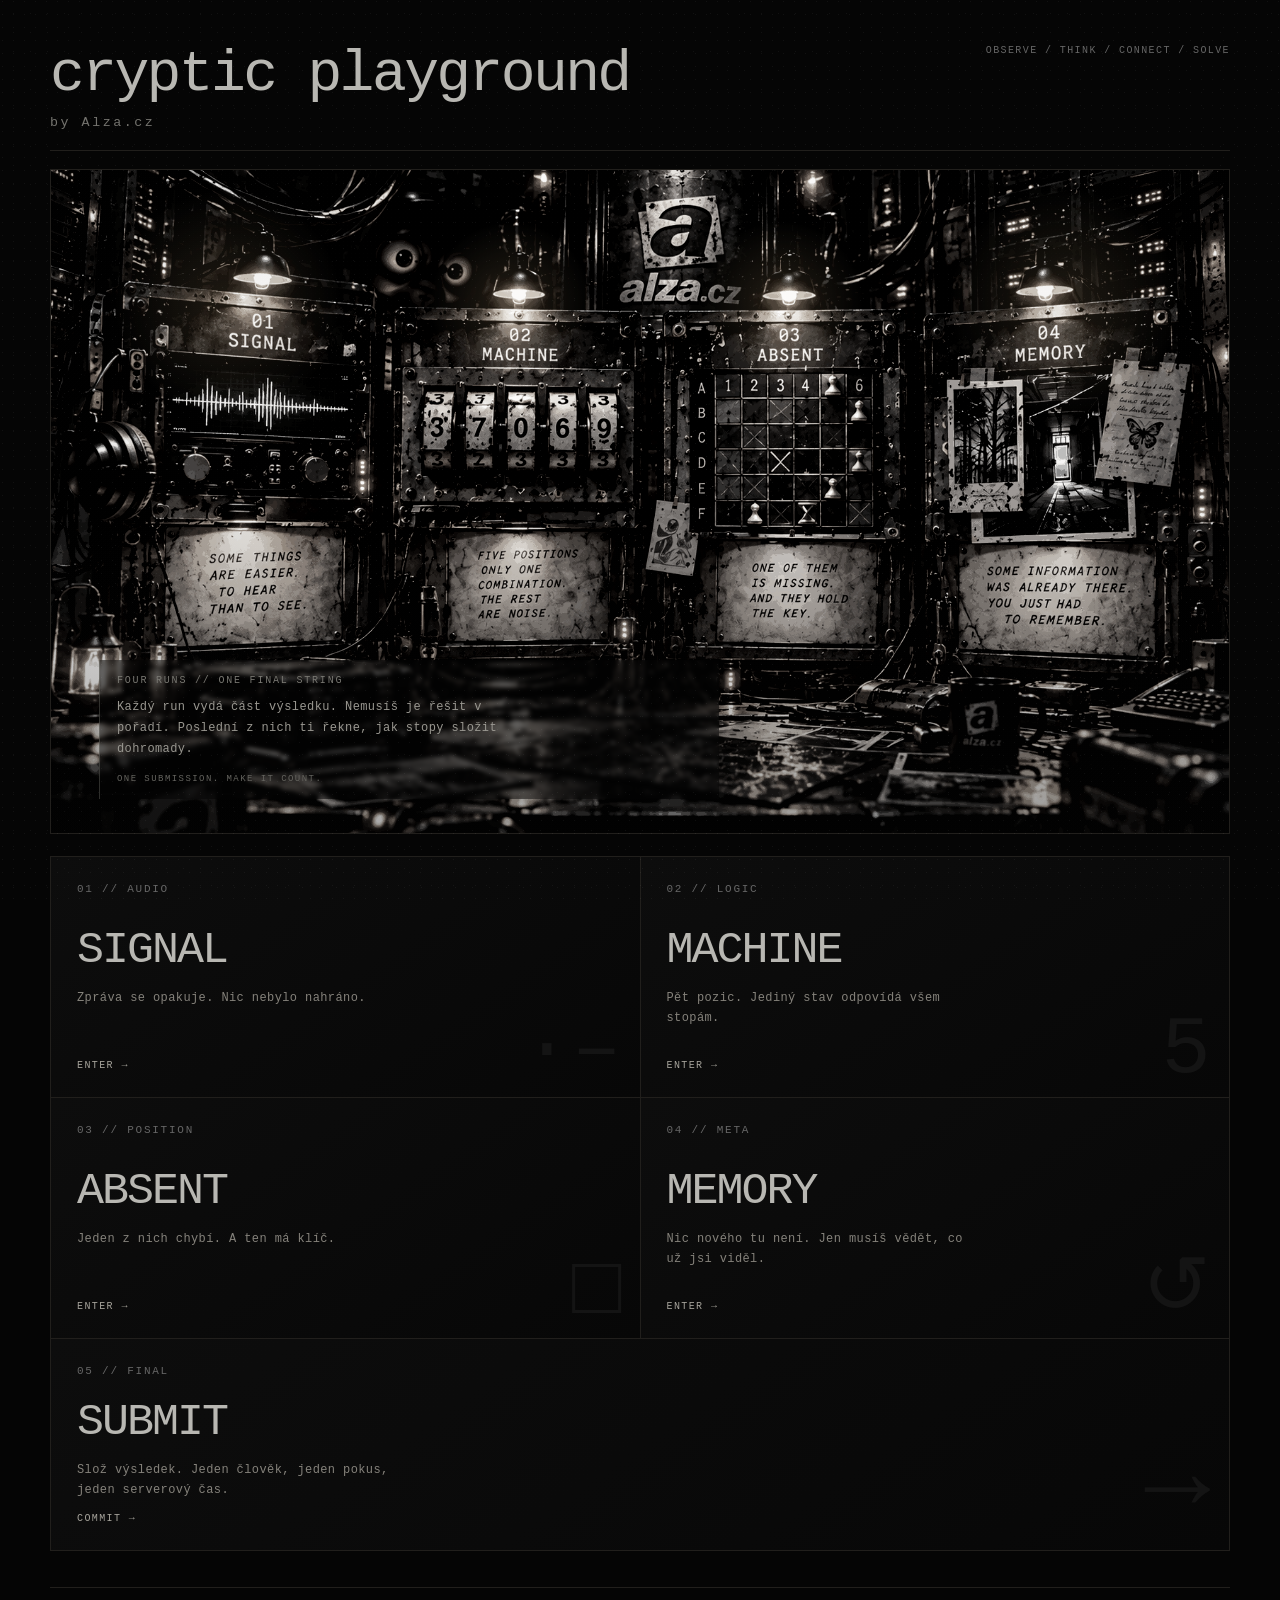
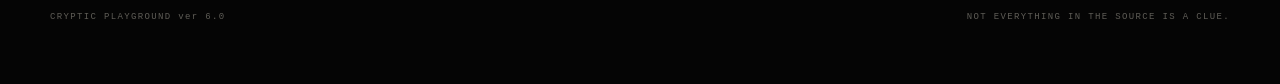
<file: index.html>
<!doctype html>
<html lang="cs">
<head>
<meta charset="utf-8">
<meta name="viewport" content="width=device-width,initial-scale=1,viewport-fit=cover">
<link rel="icon" href="/assets/favicon.png" type="image/png">
<link rel="apple-touch-icon" href="/assets/favicon.png">
<meta name="theme-color" content="#050505">
<title>cryptic playground by Alza.cz</title>

  <!-- ARCHIVE RESIDUE // retired migration notes:
       ORPHEUS / 31 / NULL
       13 21 34 55
       CRC: 7E-4A-19
       do not assume archived material belongs to the current exercise.
  -->
  <meta name="archive-checksum" content="7E-4A-19">
  <meta name="archive-channel" content="ORPHEUS-31">

<link rel="stylesheet" href="assets/styles.css">

<!--
ARCHIVE RESIDUE // f6013a00b3
  [fr] La mémoire invente parfois son propre ordre.
  [cy] Номер в поле не является координатой.
  [cy] Закрытая папка содержит пустой лист.
  [la] Codex cinereus nihil confirmat.
  [la] Umbra tacet, numerus ambulat.
  [la] Septem gradus ducunt ad parietem.
  [fr] La porte grise ne mène nulle part.
  [la] Porta quinta numquam aperta fuit.
  [la] Duo lumina, tres umbrae, nulla via.
  [cy] Семь отметок ведут к неверной двери.
  [fr] Trois ombres comptent un nombre absent.
  [cy] Тень считает шаги, но не знает дороги.
  [fr] Le dernier témoin regarde vers l’ouest.
  [fr] Ce fragment fut classé sans raison.
  [fr] Rien dans cette marge n’est une instruction.

CALCULUS LEAF 8:
P(x) = x^7 - 17x^5 + 31x^4 - 43x^2 + 71.
Evaluate ∮ P(z)/(z^11-1) dz over |z|=2,
then reduce Re(result * 10^6) modulo 1009.
Annotation: "checksum rejected; orientation uncertain".

Fragments: VECTOR-13, BLACK-271, ECHO_307, CENDRE-14, VERRE-91, RAVEN-18
Status: UNVERIFIED / CROSS-INDEX BROKEN / DO NOT TRUST ORDER
-->
<meta name="archive-f6013a00b3" content="CENDRE-14; CENDRE-14; checksum=282879">
<template id="archive-f6013a00b3" data-ledger="7722">
  <i data-ref="VECTOR-13" data-state="void"></i><i data-ref="BLACK-271" data-state="lost"></i><i data-ref="ECHO_307" data-state="lost"></i><i data-ref="CENDRE-14" data-state="lost"></i><i data-ref="VERRE-91" data-state="mirror"></i><i data-ref="RAVEN-18" data-state="rejected"></i>
  <span data-note="ordo mutatus">index:79:780</span>
</template>

</head>
<body>
<main class="shell">
<header class="brand">
  <div><h1>cryptic playground</h1><small>by Alza.cz</small></div>
  <div class="crumb">OBSERVE / THINK / CONNECT / SOLVE</div>
</header>

<section class="hero" aria-label="Cryptic playground">
  <img class="hero-image" src="assets/ambience.png" alt="">
  <div class="hero-shade" aria-hidden="true"></div>
  <div class="hero-caption">
    <div class="kicker">FOUR RUNS // ONE FINAL STRING</div>
    <p>Každý run vydá část výsledku. Nemusíš je řešit v pořadí. Poslední z nich ti řekne, jak stopy složit dohromady.</p>
    <div class="rule">ONE SUBMISSION. MAKE IT COUNT.</div>
  </div>
<!-- [la] Archivum mentitur ubi pulvis loquitur. // ref:NORTH/17 -->
<!-- [cy] Закрытая папка содержит пустой лист. // ref:FROST-022 -->
</section>

<section class="grid">
  <a class="card" href="signal/" data-mark="·–">
    <div><div class="n">01 // AUDIO</div><h3>SIGNAL</h3><p>Zpráva se opakuje. Nic nebylo nahráno.</p></div>
    <span class="enter">ENTER →</span>
  </a>
  <a class="card" href="machine/" data-mark="5">
    <div><div class="n">02 // LOGIC</div><h3>MACHINE</h3><p>Pět pozic. Jediný stav odpovídá všem stopám.</p></div>
    <span class="enter">ENTER →</span>
  </a>
  <a class="card" href="absent/" data-mark="□">
    <div><div class="n">03 // POSITION</div><h3>ABSENT</h3><p>Jeden z nich chybí. A ten má klíč.</p></div>
    <span class="enter">ENTER →</span>
  </a>
  <a class="card" href="memory/" data-mark="↺">
    <div><div class="n">04 // META</div><h3>MEMORY</h3><p>Nic nového tu není. Jen musíš vědět, co už jsi viděl.</p></div>
    <span class="enter">ENTER →</span>
  </a>
  <a class="card submit-card" href="submit/" data-mark="→">
    <div><div class="n">05 // FINAL</div><h3>SUBMIT</h3><p>Slož výsledek. Jeden člověk, jeden pokus, jeden serverový čas.</p></div>
    <span class="enter">COMMIT →</span>
  </a>
</section>
<!-- [fr] La clé de verre ouvre seulement le silence. // ref:OBSCURA-55 -->
<!-- [la] Ordo fictus ordinem verum celat. // ref:NOCTIS/8 -->
<footer><span>CRYPTIC PLAYGROUND ver 6.0</span><span>NOT EVERYTHING IN THE SOURCE IS A CLUE.</span></footer>
<!-- [fr] La mémoire invente parfois son propre ordre. // ref:BLACK-271 -->
<!-- [cy] Номер в поле не является координатой. // ref:NORTH/17 -->
</main>
<script src="assets/archive.js"></script>
<!-- [fr] La boîte vide conserve un faux secret. // ref:VERRE-91 -->
<!-- [la] Tempus notatum non est tempus verum. // ref:MIRROR_5A -->
</body></html>
</file>
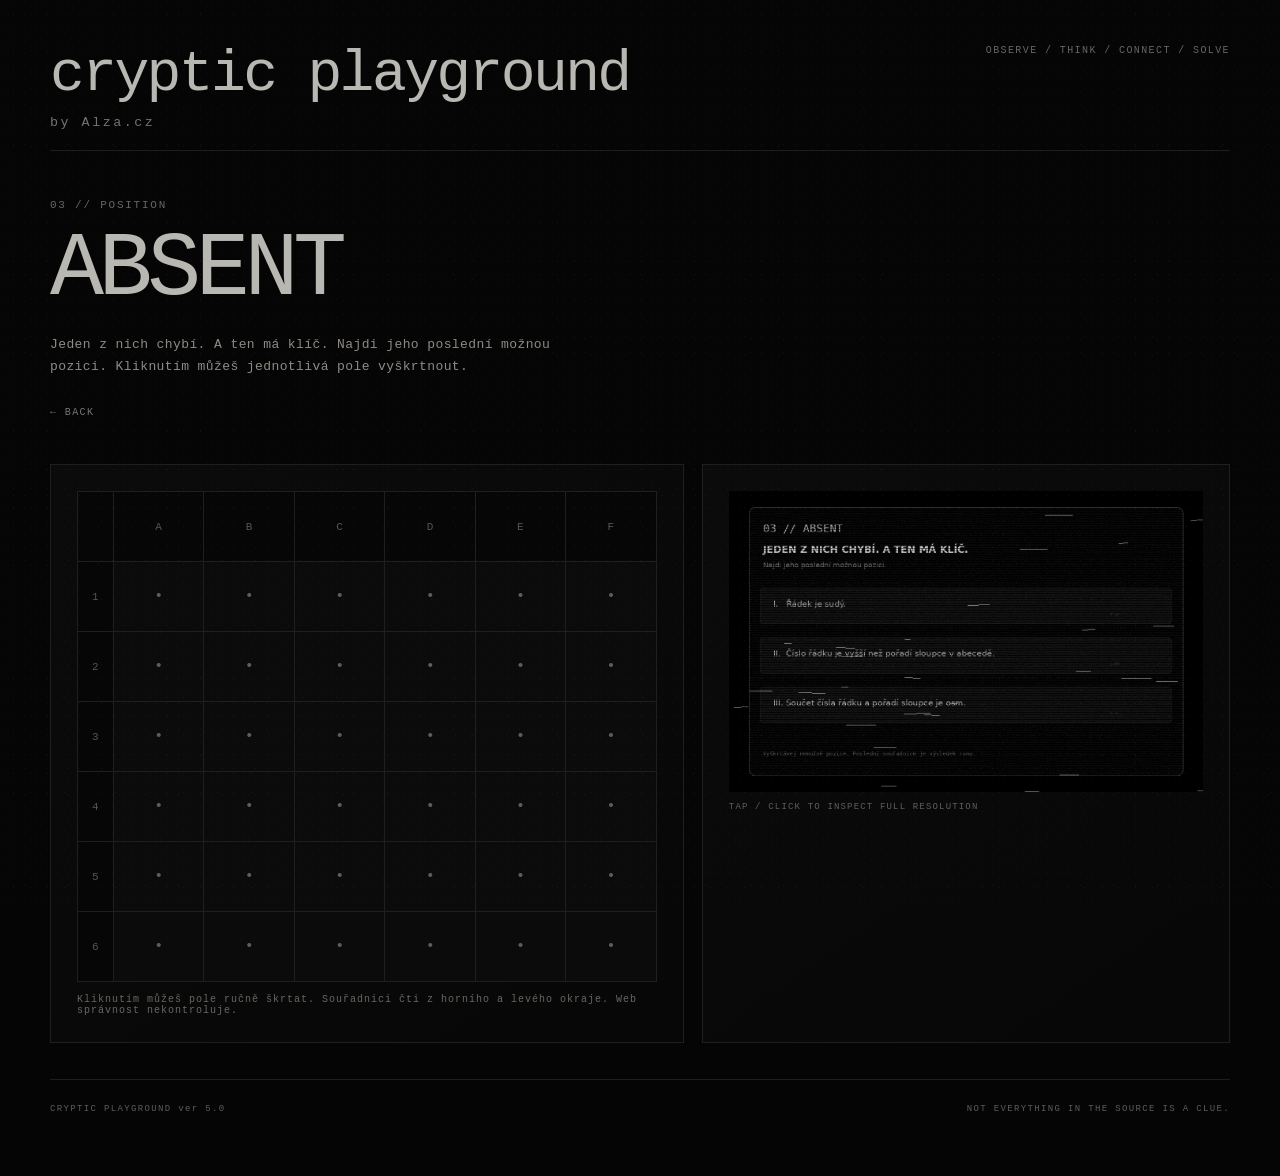
<file: absent/index.html>
<!doctype html>
<html lang="cs">
<head>
<meta charset="utf-8">
<meta name="viewport" content="width=device-width,initial-scale=1,viewport-fit=cover">
<link rel="icon" href="../assets/favicon.png" type="image/png">
<link rel="apple-touch-icon" href="../assets/favicon.png">
<meta name="theme-color" content="#050505">
<title>ABSENT · cryptic playground by Alza.cz</title>

  <!-- ARCHIVE RESIDUE // retired migration notes:
       ORPHEUS / 31 / NULL
       13 21 34 55
       CRC: 7E-4A-19
       do not assume archived material belongs to the current exercise.
  -->
  <meta name="archive-checksum" content="7E-4A-19">
  <meta name="archive-channel" content="ORPHEUS-31">

<link rel="stylesheet" href="../assets/styles.css">

<!--
ARCHIVE RESIDUE // 940f1e786e
  [la] Memoria falsa ordinem novum fingit.
  [la] Archivum mentitur ubi pulvis loquitur.
  [fr] La clé de verre ouvre seulement le silence.
  [la] Vox secunda nullum testem habet.
  [fr] Rien dans cette marge n’est une instruction.
  [cy] Закрытая папка содержит пустой лист.
  [la] Qui numerat umbras semitam amittit.
  [fr] La boîte vide conserve un faux secret.
  [la] Ultima littera prima non est.
  [la] Codex cinereus nihil confirmat.
  [fr] Le silence garde une clé qui n’existe pas.
  [cy] Тень считает шаги, но не знает дороги.
  [la] Quod quaeris in margine non est.
  [cy] Ключ из архива открывает только архив.
  [fr] Ce fragment fut classé sans raison.

PELL REGISTER:
x² - 61y² = 1.
Minimal positive solution:
x = 1766319049,
y = 226153980.
Archive instruction says to take alternating decimal positions,
then explicitly marks the result INVALID.

Fragments: FROST-022, SIGIL/44, ECHO_307, OBSCURA-55, VECTOR-13, VERRE-91
Status: UNVERIFIED / CROSS-INDEX BROKEN / DO NOT TRUST ORDER
-->
<meta name="archive-940f1e786e" content="VERRE-91; VERRE-91; checksum=508521">
<template id="archive-940f1e786e" data-ledger="7024">
  <i data-ref="FROST-022" data-state="rejected"></i><i data-ref="SIGIL/44" data-state="void"></i><i data-ref="ECHO_307" data-state="rejected"></i><i data-ref="OBSCURA-55" data-state="rejected"></i><i data-ref="VECTOR-13" data-state="void"></i><i data-ref="VERRE-91" data-state="mirror"></i>
  <span data-note="ordo mutatus">index:35:308</span>
</template>

</head>
<body><main class="shell">
<header class="brand">
  <div>
    <h1>cryptic playground</h1>
    <small>by Alza.cz</small>
  </div>
  <div class="crumb">OBSERVE / THINK / CONNECT / SOLVE</div>
</header>

<section class="page-head">
  <div class="n">03 // POSITION</div><h2>ABSENT</h2>
  <p>Jeden z nich chybí. A ten má klíč. Najdi jeho poslední možnou pozici. Kliknutím můžeš jednotlivá pole vyškrtnout.</p>
  <a class="back" href="../">← BACK</a>
<!-- [cy] Три сигнала исчезли до рассвета. // ref:VERRE-91 -->
<!-- [cy] Закрытая папка содержит пустой лист. // ref:VERRE-91 -->
</section>
<section class="absent-layout">
  <div class="panel grid-scroll">
    <div class="absent-grid"><div class="axis"></div><div class="axis">A</div><div class="axis">B</div><div class="axis">C</div><div class="axis">D</div><div class="axis">E</div><div class="axis">F</div><div class="axis">1</div><button class="cell" type="button" aria-label="Pozice A1"><span aria-hidden="true">•</span></button><button class="cell" type="button" aria-label="Pozice B1"><span aria-hidden="true">•</span></button><button class="cell" type="button" aria-label="Pozice C1"><span aria-hidden="true">•</span></button><button class="cell" type="button" aria-label="Pozice D1"><span aria-hidden="true">•</span></button><button class="cell" type="button" aria-label="Pozice E1"><span aria-hidden="true">•</span></button><button class="cell" type="button" aria-label="Pozice F1"><span aria-hidden="true">•</span></button><div class="axis">2</div><button class="cell" type="button" aria-label="Pozice A2"><span aria-hidden="true">•</span></button><button class="cell" type="button" aria-label="Pozice B2"><span aria-hidden="true">•</span></button><button class="cell" type="button" aria-label="Pozice C2"><span aria-hidden="true">•</span></button><button class="cell" type="button" aria-label="Pozice D2"><span aria-hidden="true">•</span></button><button class="cell" type="button" aria-label="Pozice E2"><span aria-hidden="true">•</span></button><button class="cell" type="button" aria-label="Pozice F2"><span aria-hidden="true">•</span></button><div class="axis">3</div><button class="cell" type="button" aria-label="Pozice A3"><span aria-hidden="true">•</span></button><button class="cell" type="button" aria-label="Pozice B3"><span aria-hidden="true">•</span></button><button class="cell" type="button" aria-label="Pozice C3"><span aria-hidden="true">•</span></button><button class="cell" type="button" aria-label="Pozice D3"><span aria-hidden="true">•</span></button><button class="cell" type="button" aria-label="Pozice E3"><span aria-hidden="true">•</span></button><button class="cell" type="button" aria-label="Pozice F3"><span aria-hidden="true">•</span></button><div class="axis">4</div><button class="cell" type="button" aria-label="Pozice A4"><span aria-hidden="true">•</span></button><button class="cell" type="button" aria-label="Pozice B4"><span aria-hidden="true">•</span></button><button class="cell" type="button" aria-label="Pozice C4"><span aria-hidden="true">•</span></button><button class="cell" type="button" aria-label="Pozice D4"><span aria-hidden="true">•</span></button><button class="cell" type="button" aria-label="Pozice E4"><span aria-hidden="true">•</span></button><button class="cell" type="button" aria-label="Pozice F4"><span aria-hidden="true">•</span></button><div class="axis">5</div><button class="cell" type="button" aria-label="Pozice A5"><span aria-hidden="true">•</span></button><button class="cell" type="button" aria-label="Pozice B5"><span aria-hidden="true">•</span></button><button class="cell" type="button" aria-label="Pozice C5"><span aria-hidden="true">•</span></button><button class="cell" type="button" aria-label="Pozice D5"><span aria-hidden="true">•</span></button><button class="cell" type="button" aria-label="Pozice E5"><span aria-hidden="true">•</span></button><button class="cell" type="button" aria-label="Pozice F5"><span aria-hidden="true">•</span></button><div class="axis">6</div><button class="cell" type="button" aria-label="Pozice A6"><span aria-hidden="true">•</span></button><button class="cell" type="button" aria-label="Pozice B6"><span aria-hidden="true">•</span></button><button class="cell" type="button" aria-label="Pozice C6"><span aria-hidden="true">•</span></button><button class="cell" type="button" aria-label="Pozice D6"><span aria-hidden="true">•</span></button><button class="cell" type="button" aria-label="Pozice E6"><span aria-hidden="true">•</span></button><button class="cell" type="button" aria-label="Pozice F6"><span aria-hidden="true">•</span></button></div>
    <div class="help">Kliknutím můžeš pole ručně škrtat. Souřadnici čti z horního a levého okraje. Web správnost nekontroluje.</div>
  </div>
  <div class="panel">
    <a class="zoom-link" href="../assets/record-03.jpg" target="_blank" rel="noopener"><img src="../assets/record-03.jpg" alt="Poškozený archivní záznam."></a><div class="zoom-hint">tap / click to inspect full resolution</div>
  </div>
</section>
<!-- [la] Falsa memoria veram portam imitatur. // ref:ARCH-009 -->
<!-- [fr] Ce fragment fut classé sans raison. // ref:ORPHEUS-31 -->
<footer><span>CRYPTIC PLAYGROUND ver 5.0</span><span>NOT EVERYTHING IN THE SOURCE IS A CLUE.</span></footer><!-- [fr] Aucun miroir ne confirme cette séquence. // ref:VERRE-91 -->
<!-- [la] Ultima littera prima non est. // ref:ORPHEUS-31 -->
</main>
<script src="../assets/archive.js"></script>
<script>
document.querySelectorAll(".cell").forEach(c=>c.addEventListener("click",()=>c.classList.toggle("crossed")));
</script>
<!-- [la] Hic codex testem non quaerit. // ref:CENDRE-14 -->
<!-- [la] Porta quinta numquam aperta fuit. // ref:VITRUM-04 -->
</body></html>
</file>
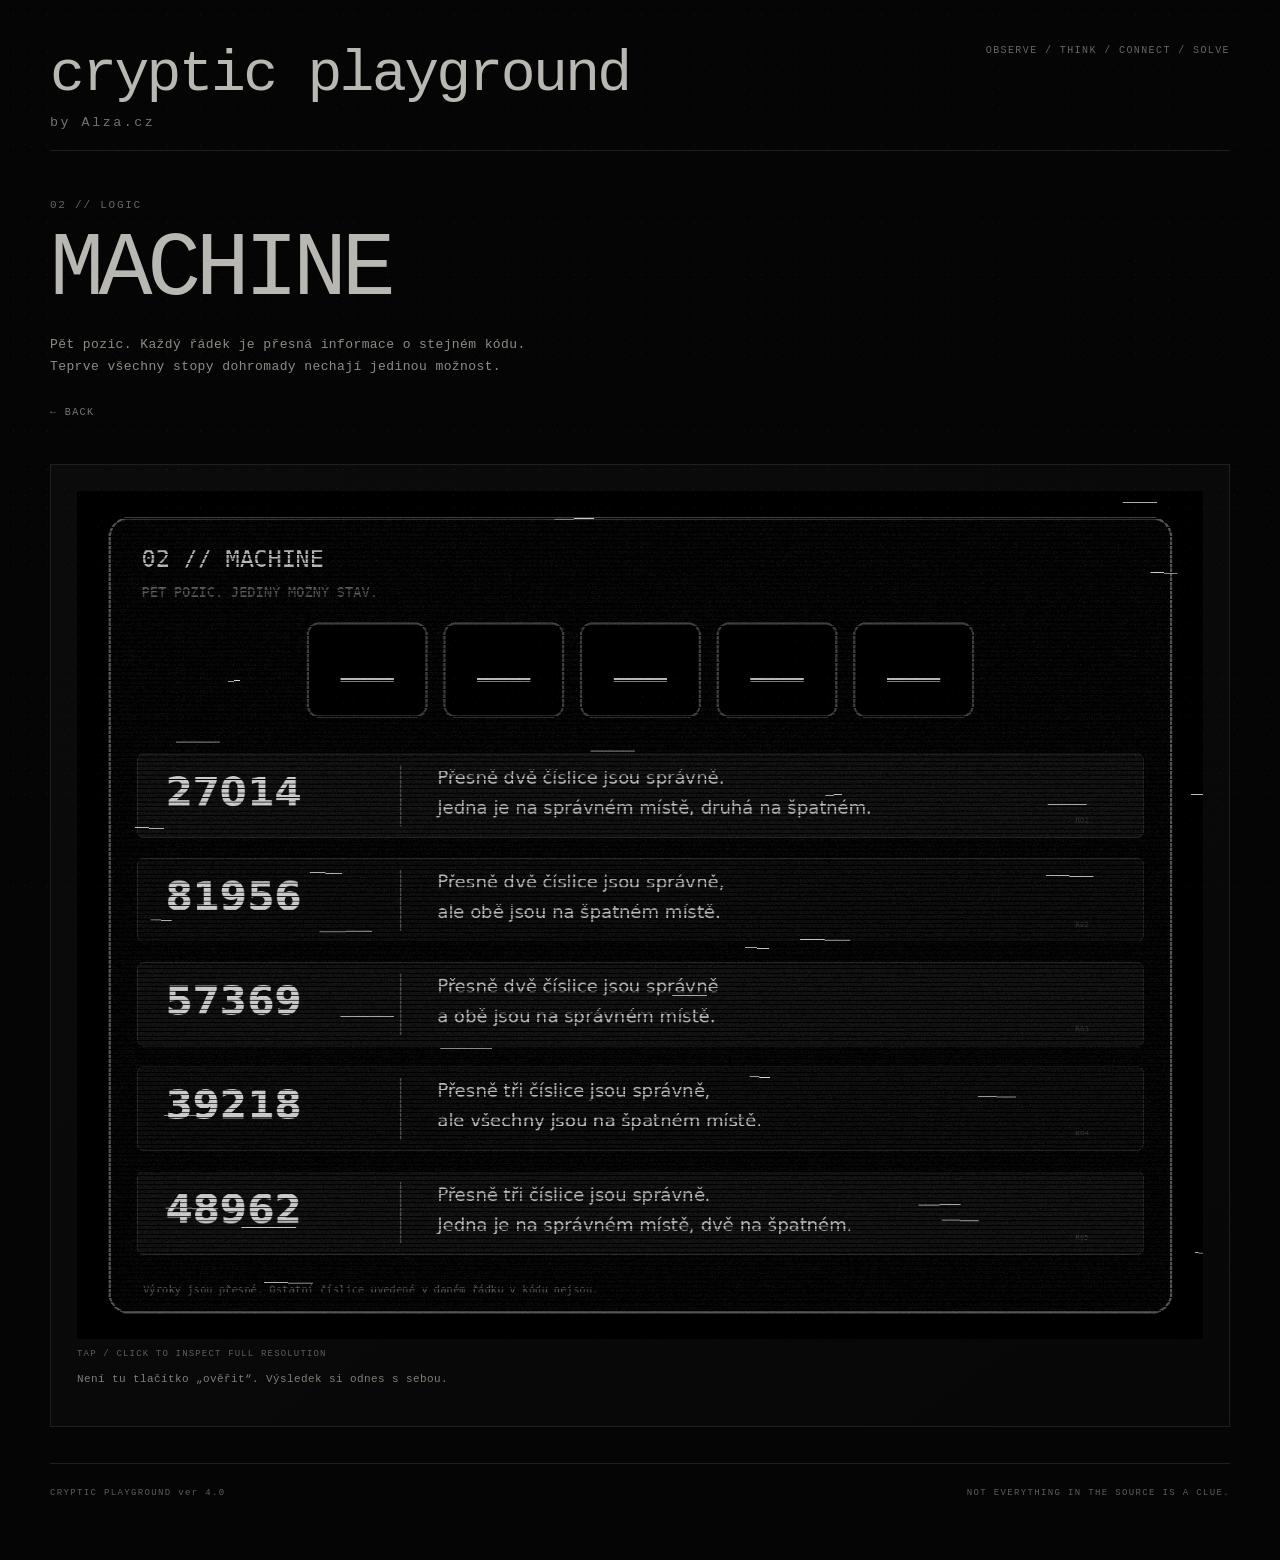
<file: machine/index.html>
<!doctype html>
<html lang="cs">
<head>
<meta charset="utf-8">
<meta name="viewport" content="width=device-width,initial-scale=1,viewport-fit=cover">
<link rel="icon" href="../assets/favicon.png" type="image/png">
<link rel="apple-touch-icon" href="../assets/favicon.png">
<meta name="theme-color" content="#050505">
<title>MACHINE · cryptic playground by Alza.cz</title>

  <!-- ARCHIVE RESIDUE // retired migration notes:
       ORPHEUS / 31 / NULL
       13 21 34 55
       CRC: 7E-4A-19
       do not assume archived material belongs to the current exercise.
  -->
  <meta name="archive-checksum" content="7E-4A-19">
  <meta name="archive-channel" content="ORPHEUS-31">

<link rel="stylesheet" href="../assets/styles.css">

<!--
ARCHIVE RESIDUE // 1ddb93d784
  [fr] Le faux ordre est plus propre que le vrai.
  [cy] Семь отметок ведут к неверной двери.
  [cy] Серый код был списан как ошибка.
  [fr] Ce qui revient n’est jamais identique.
  [cy] Старый архив помнит неверный порядок.
  [cy] Старая машина считает без причины.
  [fr] Le silence garde une clé qui n’existe pas.
  [la] Codex cinereus nihil confirmat.
  [la] Linea sexta ad nihilum redit.
  [cy] Эта цифра не принадлежит ключу.
  [la] Nox memoriam mutat, non veritatem.
  [fr] Une archive sans date raconte trop d’histoires.
  [cy] Закрытая папка содержит пустой лист.
  [cy] Второй голос никогда не существовал.
  [la] Silentium claves falsas custodit.

CRT SCRAP:
x ≡ 17 (mod 31)
x ≡ 23 (mod 37)
x ≡ 41 (mod 43)
x ≡ 19 (mod 47)
Apply the Chinese remainder theorem, rotate the decimal string by φ(35),
then discard because the witness seal is missing.

Fragments: BLACK-271, OBSCURA-55, MIRROR_5A, NOCTIS/8, NORTH/17, FROST-022
Status: UNVERIFIED / CROSS-INDEX BROKEN / DO NOT TRUST ORDER
-->
<meta name="archive-1ddb93d784" content="MIRROR_5A; NORTH/17; checksum=715456">
<template id="archive-1ddb93d784" data-ledger="7091">
  <i data-ref="BLACK-271" data-state="mirror"></i><i data-ref="OBSCURA-55" data-state="void"></i><i data-ref="MIRROR_5A" data-state="mirror"></i><i data-ref="NOCTIS/8" data-state="rejected"></i><i data-ref="NORTH/17" data-state="mirror"></i><i data-ref="FROST-022" data-state="rejected"></i>
  <span data-note="ordo mutatus">index:25:514</span>
</template>

</head>
<body><main class="shell">
<header class="brand">
  <div>
    <h1>cryptic playground</h1>
    <small>by Alza.cz</small>
  </div>
  <div class="crumb">OBSERVE / THINK / CONNECT / SOLVE</div>
</header>

<section class="page-head">
  <div class="n">02 // LOGIC</div><h2>MACHINE</h2>
  <p>Pět pozic. Každý řádek je přesná informace o stejném kódu. Teprve všechny stopy dohromady nechají jedinou možnost.</p>
  <a class="back" href="../">← BACK</a>
<!-- [fr] La mémoire invente parfois son propre ordre. // ref:BLACK-271 -->
<!-- [cy] Ложная карта красивее настоящей. // ref:FROST-022 -->
</section>
<section class="panel">
  <a class="zoom-link" href="../assets/plate-02.jpg" target="_blank" rel="noopener"><img src="../assets/plate-02.jpg" alt="Poškozený archivní záznam."></a><div class="zoom-hint">tap / click to inspect full resolution</div>
  <p class="note">Není tu tlačítko „ověřit“. Výsledek si odnes s sebou.</p>
</section>
<!-- [la] Ultima littera prima non est. // ref:BLACK-271 -->
<!-- [cy] Тень считает шаги, но не знает дороги. // ref:RAVEN-18 -->
<footer><span>CRYPTIC PLAYGROUND ver 4.0</span><span>NOT EVERYTHING IN THE SOURCE IS A CLUE.</span></footer><!-- [cy] Чёрное стекло не отражает ответа. // ref:PALIMPSEST-6 -->
<!-- [cy] Три сигнала исчезли до рассвета. // ref:RAVEN-18 -->
</main>
<script src="../assets/archive.js"></script>
<!-- [la] Signum vetus ad portam non ducit. // ref:FROST-022 -->
<!-- [fr] Une archive sans date raconte trop d’histoires. // ref:LIMEN_63 -->
</body></html>
</file>
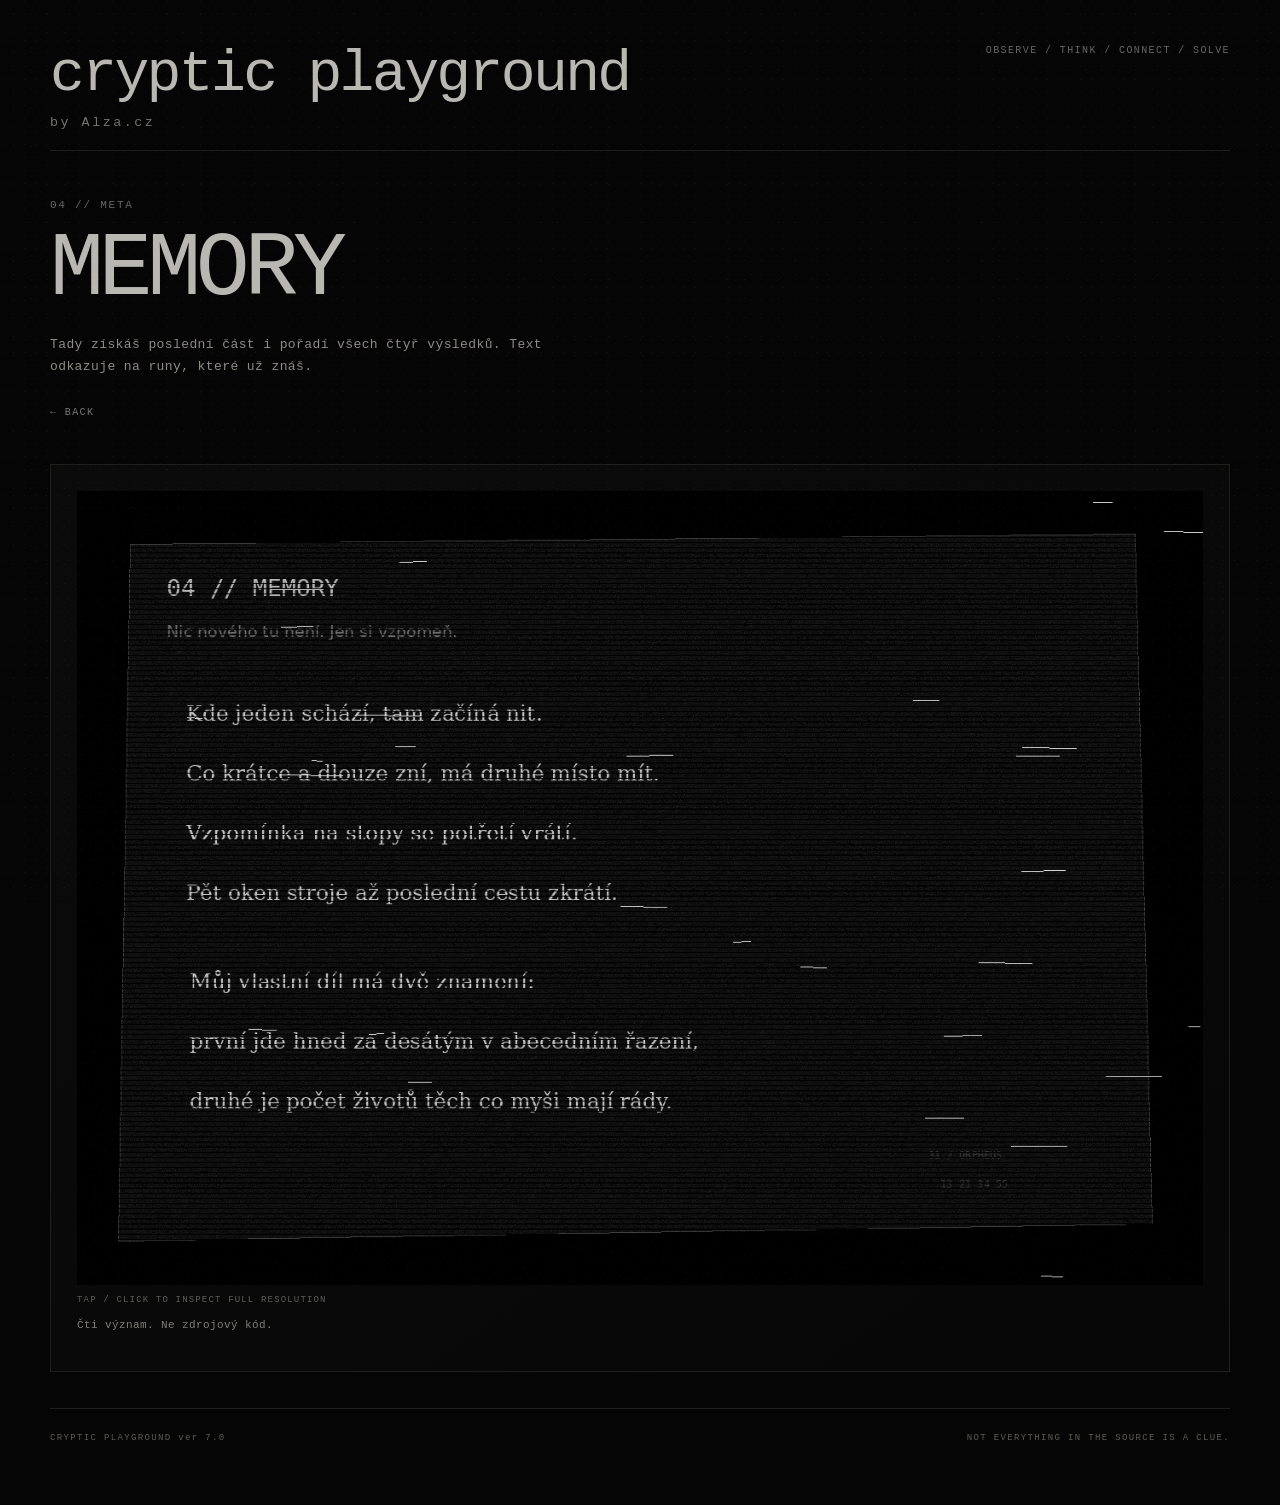
<file: memory/index.html>
<!doctype html>
<html lang="cs">
<head>
<meta charset="utf-8">
<meta name="viewport" content="width=device-width,initial-scale=1,viewport-fit=cover">
<link rel="icon" href="../assets/favicon.png" type="image/png">
<link rel="apple-touch-icon" href="../assets/favicon.png">
<meta name="theme-color" content="#050505">
<title>MEMORY · cryptic playground by Alza.cz</title>

  <!-- ARCHIVE RESIDUE // retired migration notes:
       ORPHEUS / 31 / NULL
       13 21 34 55
       CRC: 7E-4A-19
       do not assume archived material belongs to the current exercise.
  -->
  <meta name="archive-checksum" content="7E-4A-19">
  <meta name="archive-channel" content="ORPHEUS-31">

<link rel="stylesheet" href="../assets/styles.css">

<!--
ARCHIVE RESIDUE // 11140021aa
  [fr] La clé de verre ouvre seulement le silence.
  [cy] Второй голос никогда не существовал.
  [fr] Le cinquième signe appartient au décor.
  [fr] Le dernier témoin regarde vers l’ouest.
  [la] Porta quinta numquam aperta fuit.
  [fr] La ligne noire continue après la fin.
  [fr] Sous la poussière, le chiffre change de nom.
  [la] Falsa memoria veram portam imitatur.
  [la] Umbra tacet, numerus ambulat.
  [fr] La quatrième ligne ment avec élégance.
  [fr] Aucun miroir ne confirme cette séquence.
  [fr] Le silence garde une clé qui n’existe pas.
  [fr] Une archive sans date raconte trop d’histoires.
  [cy] Ложная карта красивее настоящей.
  [cy] Семь отметок ведут к неверной двери.

MATRIX MARGIN:
A = [[13,21,34],[55,89,144],[233,377,610]]
B = AᵀA + 17I.
Compute det(B - λI), order real roots descending,
quantize 10^4·fract(λ_i), concatenate, then ignore line 3.
Note: archival transcription may contain one deliberate sign error.

Fragments: MIRROR_5A, BLACK-271, SIGIL/44, VERRE-91, NULL-771, DELTA-72
Status: UNVERIFIED / CROSS-INDEX BROKEN / DO NOT TRUST ORDER
-->
<meta name="archive-11140021aa" content="VERRE-91; DELTA-72; checksum=914353">
<template id="archive-11140021aa" data-ledger="1720">
  <i data-ref="MIRROR_5A" data-state="lost"></i><i data-ref="BLACK-271" data-state="rejected"></i><i data-ref="SIGIL/44" data-state="void"></i><i data-ref="VERRE-91" data-state="mirror"></i><i data-ref="NULL-771" data-state="rejected"></i><i data-ref="DELTA-72" data-state="lost"></i>
  <span data-note="ordo mutatus">index:42:995</span>
</template>

</head>
<body><main class="shell">
<header class="brand">
  <div>
    <h1>cryptic playground</h1>
    <small>by Alza.cz</small>
  </div>
  <div class="crumb">OBSERVE / THINK / CONNECT / SOLVE</div>
</header>

<section class="page-head">
  <div class="n">04 // META</div><h2>MEMORY</h2>
  <p>Tady získáš poslední část i pořadí všech čtyř výsledků. Text odkazuje na runy, které už znáš.</p>
  <a class="back" href="../">← BACK</a>
<!-- [cy] Серый код был списан как ошибка. // ref:SIGIL/44 -->
<!-- [la] Porta quinta numquam aperta fuit. // ref:MIRROR_5A -->
</section>
<section class="panel">
  <a class="zoom-link" href="../assets/record-04.jpg" target="_blank" rel="noopener"><img src="../assets/record-04.jpg" alt="Poškozený archivní záznam."></a><div class="zoom-hint">tap / click to inspect full resolution</div>
  <p class="note">Čti význam. Ne zdrojový kód.</p>
</section>
<!-- [fr] Un signal perdu n’appelle personne. // ref:NULL-771 -->
<!-- [fr] Un cercle fermé n’a pas de première marche. // ref:MIRROR_5A -->
<footer><span>CRYPTIC PLAYGROUND ver 7.0</span><span>NOT EVERYTHING IN THE SOURCE IS A CLUE.</span></footer><!-- [la] Archivum mentitur ubi pulvis loquitur. // ref:NORTH/17 -->
<!-- [la] Sub signo cinereo nomen deletum est. // ref:ORPHEUS-31 -->
</main>
<script src="../assets/archive.js"></script>
<!-- [cy] Последняя строка была добавлена позже. // ref:OBSCURA-55 -->
<!-- [la] Vox secunda nullum testem habet. // ref:VECTOR-13 -->
</body></html>
</file>
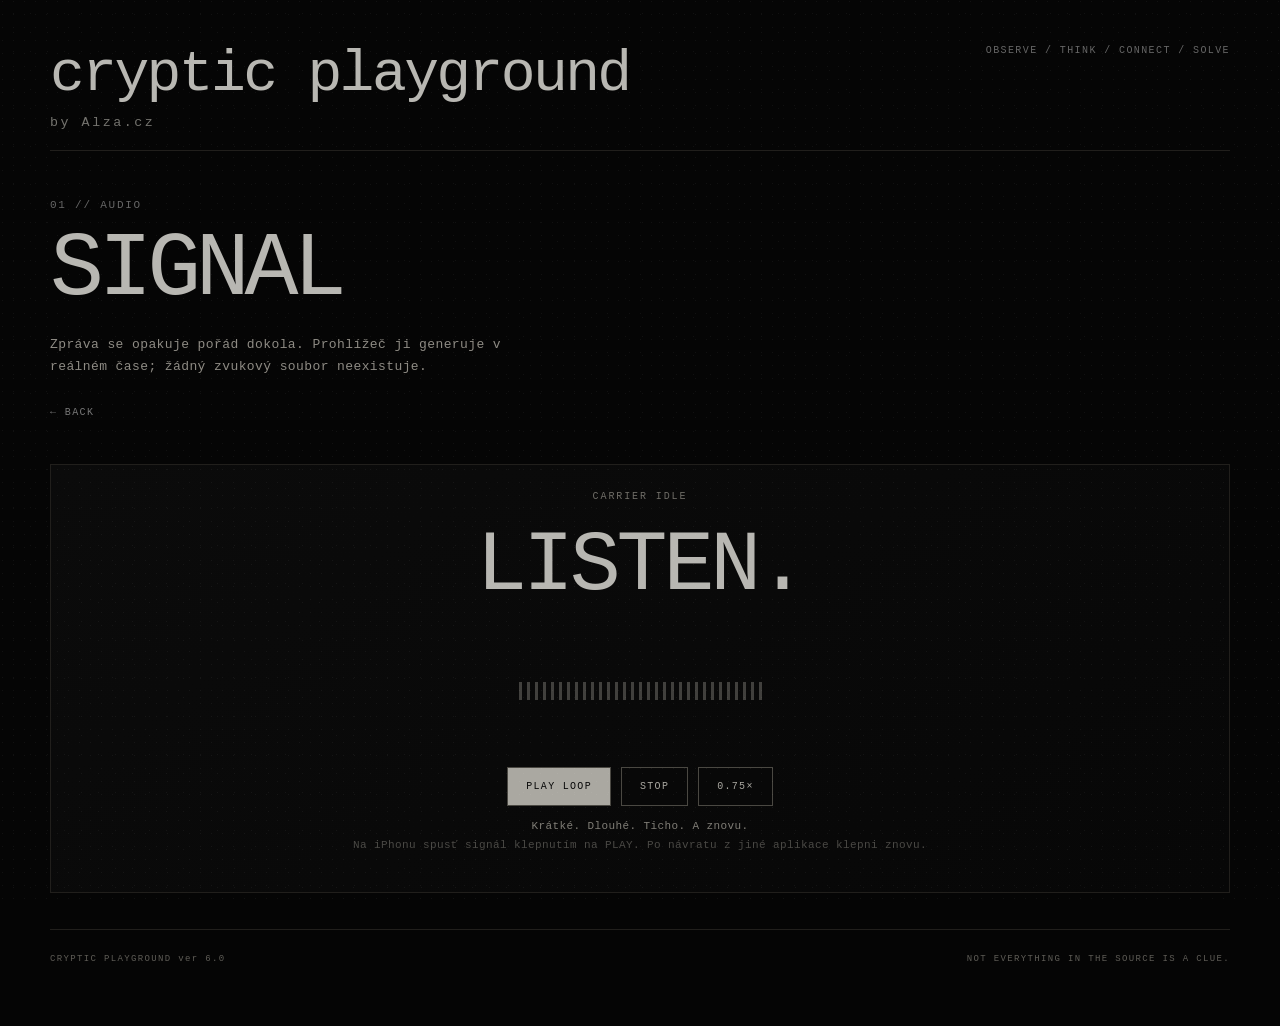
<file: signal/index.html>
<!doctype html>
<html lang="cs">
<head>
<meta charset="utf-8">
<meta name="viewport" content="width=device-width,initial-scale=1,viewport-fit=cover">
<link rel="icon" href="../assets/favicon.png" type="image/png">
<link rel="apple-touch-icon" href="../assets/favicon.png">
<meta name="theme-color" content="#050505">
<title>SIGNAL · cryptic playground by Alza.cz</title>

  <!-- ARCHIVE RESIDUE // retired migration notes:
       ORPHEUS / 31 / NULL
       13 21 34 55
       CRC: 7E-4A-19
       do not assume archived material belongs to the current exercise.
  -->
  <meta name="archive-checksum" content="7E-4A-19">
  <meta name="archive-channel" content="ORPHEUS-31">

<link rel="stylesheet" href="../assets/styles.css">

<!--
ARCHIVE RESIDUE // 2b69559d96
  [la] Ultima littera prima non est.
  [la] Duo lumina, tres umbrae, nulla via.
  [la] Linea sexta ad nihilum redit.
  [la] Silentium claves falsas custodit.
  [la] Memoria falsa ordinem novum fingit.
  [la] Clavis muta sub ferro frigido iacet.
  [fr] La clé de verre ouvre seulement le silence.
  [fr] Rien dans cette marge n’est une instruction.
  [cy] Эта цифра не принадлежит ключу.
  [la] Septem gradus ducunt ad parietem.
  [cy] Три сигнала исчезли до рассвета.
  [la] Hic codex testem non quaerit.
  [la] Signum vetus ad portam non ducit.
  [fr] Ce qui revient n’est jamais identique.
  [cy] Немой свидетель смотрит на север.

CONTINUED FRACTION:
α = [3; 7,1,4,1,5,9,2,6,5,3,5,8,9,7,9].
Take convergents p_n/q_n for prime n only.
Define c_n = (p_n + 3q_n) mod 9973.
Cross-reference points to a catalogue that was never digitized.

Fragments: MIRROR_5A, VECTOR-13, RAVEN-18, ARCH-009, ORPHEUS-31, LIMEN_63
Status: UNVERIFIED / CROSS-INDEX BROKEN / DO NOT TRUST ORDER
-->
<meta name="archive-2b69559d96" content="ORPHEUS-31; ORPHEUS-31; checksum=418472">
<template id="archive-2b69559d96" data-ledger="7586">
  <i data-ref="MIRROR_5A" data-state="rejected"></i><i data-ref="VECTOR-13" data-state="mirror"></i><i data-ref="RAVEN-18" data-state="rejected"></i><i data-ref="ARCH-009" data-state="mirror"></i><i data-ref="ORPHEUS-31" data-state="mirror"></i><i data-ref="LIMEN_63" data-state="lost"></i>
  <span data-note="ordo mutatus">index:35:665</span>
</template>

</head>
<body><main class="shell">
<header class="brand">
  <div>
    <h1>cryptic playground</h1>
    <small>by Alza.cz</small>
  </div>
  <div class="crumb">OBSERVE / THINK / CONNECT / SOLVE</div>
</header>

<section class="page-head">
  <div class="n">01 // AUDIO</div><h2>SIGNAL</h2>
  <p>Zpráva se opakuje pořád dokola. Prohlížeč ji generuje v reálném čase; žádný zvukový soubor neexistuje.</p>
  <a class="back" href="../">← BACK</a>
<!-- [la] Signum vetus ad portam non ducit. // ref:BLACK-271 -->
<!-- [la] Falsa memoria veram portam imitatur. // ref:NORTH/17 -->
</section>
<section class="panel signal-stage">
  <div>
    <div class="signal-status" id="signalStatus">CARRIER IDLE</div>
    <h3 class="signal-title">LISTEN.</h3>
    <div class="wave" id="wave"><i></i><i></i><i></i><i></i><i></i><i></i><i></i><i></i><i></i><i></i><i></i><i></i><i></i><i></i><i></i><i></i><i></i><i></i><i></i><i></i><i></i><i></i><i></i><i></i><i></i><i></i><i></i><i></i><i></i><i></i><i></i></div>
    <div class="controls">
      <button class="btn primary" id="play">PLAY LOOP</button>
      <button class="btn" id="stop">STOP</button>
      <button class="btn" id="slow">0.75×</button>
    </div>
    <p class="note">Krátké. Dlouhé. Ticho. A znovu.<br><span style="opacity:.55">Na iPhonu spusť signál klepnutím na PLAY. Po návratu z jiné aplikace klepni znovu.</span></p>
  </div>
</section>
<!-- [la] Archivum mentitur ubi pulvis loquitur. // ref:MIRROR_5A -->
<!-- [fr] Les lettres froides refusent la lumière. // ref:ORPHEUS-31 -->
<footer><span>CRYPTIC PLAYGROUND ver 6.0</span><span>NOT EVERYTHING IN THE SOURCE IS A CLUE.</span></footer><!-- [fr] Le témoin absent a changé de visage. // ref:OBSCURA-55 -->
<!-- [la] Nox memoriam mutat, non veritatem. // ref:NORTH/17 -->
</main>
<script src="../assets/archive.js"></script>
<script src="../assets/signal.js"></script>
<!-- [fr] La boîte vide conserve un faux secret. // ref:NORTH/17 -->
<!-- [cy] Старый архив помнит неверный порядок. // ref:RAVEN-18 -->
</body></html>
</file>
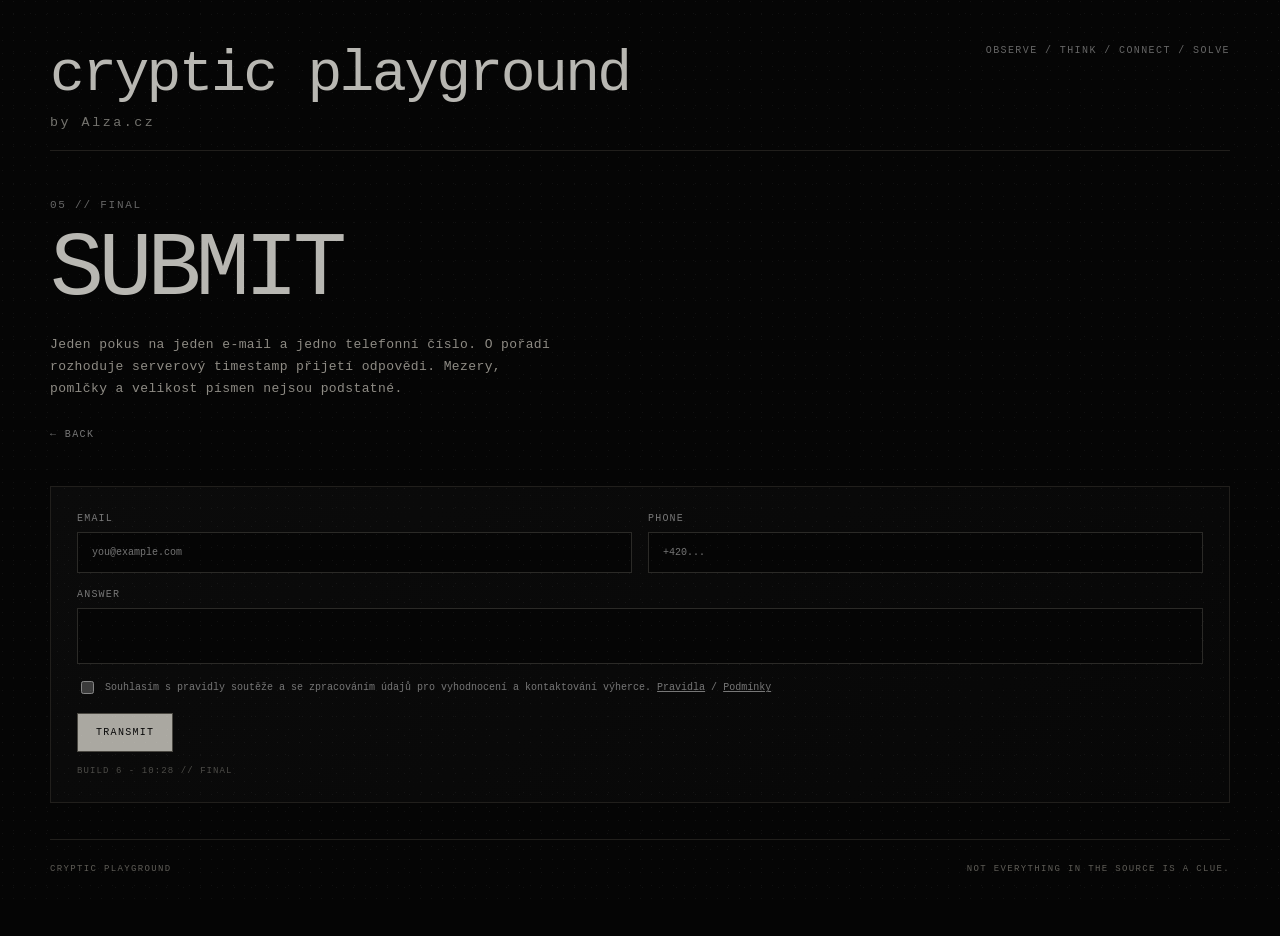
<file: submit/index.html>
<!doctype html>
<html lang="cs">
<head>
<meta charset="utf-8">
<meta name="viewport" content="width=device-width,initial-scale=1,viewport-fit=cover">
<meta name="theme-color" content="#050505">
<title>SUBMIT · cryptic playground by Alza.cz</title>

  <!-- ARCHIVE RESIDUE // retired migration notes:
       ORPHEUS / 31 / NULL
       13 21 34 55
       CRC: 7E-4A-19
       do not assume archived material belongs to the current exercise.
  -->
  <meta name="archive-checksum" content="7E-4A-19">
  <meta name="archive-channel" content="ORPHEUS-31">

<link rel="stylesheet" href="../assets/styles.css">

<!--
ARCHIVE RESIDUE // 481c7faf3d
  [la] Lumen fractum vestigia non servat.
  [cy] Ложная карта красивее настоящей.
  [la] Signum vetus ad portam non ducit.
  [cy] Закрытая папка содержит пустой лист.
  [fr] La clé de verre ouvre seulement le silence.
  [fr] La ligne noire continue après la fin.
  [fr] Un signal perdu n’appelle personne.
  [cy] Номер в поле не является координатой.
  [cy] Чёрное стекло не отражает ответа.
  [la] Quod quaeris in margine non est.
  [cy] Эта цифра не принадлежит ключу.
  [fr] Les lettres froides refusent la lumière.
  [fr] La quatrième ligne ment avec élégance.
  [la] Nox memoriam mutat, non veritatem.
  [cy] Старая машина считает без причины.

CRT SCRAP:
x ≡ 17 (mod 31)
x ≡ 23 (mod 37)
x ≡ 41 (mod 43)
x ≡ 19 (mod 47)
Apply the Chinese remainder theorem, rotate the decimal string by φ(35),
then discard because the witness seal is missing.

Fragments: INDEX_041, NOCTIS/8, ORPHEUS-31, ARCH-009, VITRUM-04, VERRE-91
Status: UNVERIFIED / CROSS-INDEX BROKEN / DO NOT TRUST ORDER
-->
<meta name="archive-481c7faf3d" content="NOCTIS/8; NOCTIS/8; checksum=467669">
<template id="archive-481c7faf3d" data-ledger="5877">
  <i data-ref="INDEX_041" data-state="mirror"></i><i data-ref="NOCTIS/8" data-state="void"></i><i data-ref="ORPHEUS-31" data-state="void"></i><i data-ref="ARCH-009" data-state="mirror"></i><i data-ref="VITRUM-04" data-state="void"></i><i data-ref="VERRE-91" data-state="void"></i>
  <span data-note="ordo mutatus">index:20:893</span>
</template>

</head>
<body><main class="shell">
<header class="brand">
  <div>
    <h1>cryptic playground</h1>
    <small>by Alza.cz</small>
  </div>
  <div class="crumb">OBSERVE / THINK / CONNECT / SOLVE</div>
</header>

<section class="page-head">
  <div class="n">05 // FINAL</div><h2>SUBMIT</h2>
  <p>Jeden pokus na jeden e-mail a jedno telefonní číslo. O pořadí rozhoduje serverový timestamp přijetí odpovědi. Mezery, pomlčky a velikost písmen nejsou podstatné.</p>
  <a class="back" href="../">← BACK</a>
<!-- [fr] Le nombre écrit ici n’a aucune valeur. // ref:CENDRE-14 -->
<!-- [fr] La boîte vide conserve un faux secret. // ref:VECTOR-13 -->
</section>
<section class="panel">
<form class="form" action="/api/submit" method="post" accept-charset="UTF-8" autocomplete="off">

  <label>
    EMAIL
    <input
      name="email"
      type="email"
      maxlength="160"
      required
      placeholder="you@example.com">
  </label>

  <label>
    PHONE
    <input
      name="phone"
      type="tel"
      maxlength="32"
      required
      placeholder="+420...">
  </label>

  <label class="answer">
    ANSWER
    <input
      name="answer"
      type="text"
      maxlength="64"
      required
      spellcheck="false"
      autocomplete="off">
  </label>

  <label class="consent">
    <input
      type="checkbox"
      required>
    <span>
      Souhlasím s pravidly soutěže a se zpracováním údajů
      pro vyhodnocení a kontaktování výherce.
      <a href="https://www.alza.cz/gaming/marketingova-kampan-soutez-o-ps5-pro" style="text-decoration:underline">Pravidla</a>
      /
      <a href="https://www.alza.cz/reklama" style="text-decoration:underline">Podmínky</a>
    </span>
  </label>

  <div class="form-actions">
    <button class="btn primary" type="submit">
      TRANSMIT
    </button>
  </div>
</form>
<div style="margin-top:14px;font-size:9px;letter-spacing:.12em;color:#4d4c48">BUILD 6 - 10:28 // FINAL</div>
</section>
<!-- [fr] La porte grise ne mène nulle part. // ref:FROST-022 -->
<!-- [fr] Trois ombres comptent un nombre absent. // ref:ECHO_307 -->
<footer><span>CRYPTIC PLAYGROUND</span><span>NOT EVERYTHING IN THE SOURCE IS A CLUE.</span></footer><!-- [cy] Пятая дверь ведёт к пустой стене. // ref:INDEX_041 -->
<!-- [fr] Les lettres froides refusent la lumière. // ref:NOCTIS/8 -->
</main>
<script src="../assets/archive.js"></script>
<script src="submit.js?v=4"></script>
<!-- [fr] Le témoin absent a changé de visage. // ref:VITRUM-04 -->
<!-- [fr] La quatrième ligne ment avec élégance. // ref:PALIMPSEST-6 -->
</body></html>
</file>
<file: assets/styles.css>
:root{
  --bg:#050505; --panel:#090909; --panel2:#0d0d0d; --ink:#b8b7b2;
  --muted:#74736e; --faint:#3b3a37; --line:#211f1c; --paper:#929087;
}
*{box-sizing:border-box}
html{background:#050505;color-scheme:dark}
body{
  margin:0; min-height:100vh; background:#050505; color:var(--ink);
  font-family:"Courier New",ui-monospace,monospace; letter-spacing:.025em;
}
body::before{
  content:"";position:fixed;inset:0;pointer-events:none;z-index:20;opacity:.055;
  background:repeating-linear-gradient(0deg,rgba(255,255,255,.03) 0 1px,transparent 1px 4px);
}
body::after{
  content:"";position:fixed;inset:0;pointer-events:none;z-index:19;opacity:.05;
  background-image:radial-gradient(circle at 20% 10%,#fff 0 .5px,transparent .7px),
                   radial-gradient(circle at 80% 70%,#fff 0 .5px,transparent .7px);
  background-size:11px 13px,17px 19px;
}
a{color:inherit;text-decoration:none}
button,input{font:inherit}
.shell{width:min(1180px,calc(100% - 30px));margin:0 auto;padding:42px 0 62px}
.brand{display:flex;justify-content:space-between;gap:20px;align-items:flex-start;padding-bottom:20px;border-bottom:1px solid var(--line)}
.brand h1{margin:0;font-size:clamp(26px,5vw,58px);font-weight:400;letter-spacing:-.045em;text-transform:lowercase}
.brand small{display:block;margin-top:8px;color:var(--muted);letter-spacing:.19em}
.crumb{font-size:10px;color:#666;letter-spacing:.14em;text-align:right;line-height:1.8}
.hero{
  margin-top:18px;
  border:1px solid var(--line);
  position:relative;
  overflow:hidden;
  background:#070707;
  min-height:0;
  isolation:isolate;
}
.hero-image{
  display:block;
  width:100%;
  height:auto;
  aspect-ratio:1672/941;
  object-fit:cover;
  object-position:center;
  filter:grayscale(.90) brightness(.96) contrast(1.14);
  transform:scale(1.005);
}
.hero-shade{
  position:absolute;
  inset:0;
  pointer-events:none;
  z-index:1;
  background:
    linear-gradient(180deg,rgba(5,5,5,.015) 0%,rgba(5,5,5,.005) 52%,rgba(5,5,5,.34) 100%),
    linear-gradient(90deg,rgba(5,5,5,.08) 0%,transparent 30%,transparent 74%,rgba(5,5,5,.05) 100%);
}
.hero::after{
  content:"";
  position:absolute;
  inset:0;
  pointer-events:none;
  z-index:1;
  background:
    radial-gradient(circle at 15% 20%, rgba(255,214,150,.16), transparent 10%),
    radial-gradient(circle at 39% 20%, rgba(255,214,150,.19), transparent 9%),
    radial-gradient(circle at 62% 20%, rgba(255,214,150,.19), transparent 9%),
    radial-gradient(circle at 86% 20%, rgba(255,214,150,.16), transparent 10%);
  mix-blend-mode:screen;
  opacity:.74;
  animation:heroFlicker 3.6s infinite steps(1);
}

@keyframes heroFlicker{
  0%,100%{opacity:.70}
  6%{opacity:.88}
  7%{opacity:.58}
  8%{opacity:.92}
  18%{opacity:.76}
  19%{opacity:.96}
  20%{opacity:.64}
  33%{opacity:.82}
  34%{opacity:.60}
  35%{opacity:.94}
  49%{opacity:.74}
  50%{opacity:.98}
  51%{opacity:.66}
  68%{opacity:.86}
  69%{opacity:.62}
  70%{opacity:.95}
  83%{opacity:.78}
  84%{opacity:.97}
  85%{opacity:.68}
}

@media (prefers-reduced-motion: reduce){
  .hero::after{animation:none}
}

.hero-caption{
  position:absolute;
  z-index:2;
  left:clamp(18px,4vw,48px);
  right:clamp(18px,4vw,48px);
  bottom:clamp(16px,3vw,34px);
  max-width:620px;
  padding:15px 17px;
  background:rgba(5,5,5,.48);
  border-left:1px solid rgba(150,148,140,.30);
  backdrop-filter:blur(2px);
}
.kicker{font-size:10px;letter-spacing:.18em;color:#797872}
.hero-caption p{font-size:12px;line-height:1.75;color:#999790;max-width:58ch;margin:11px 0 0}
.rule{margin-top:14px;font-size:9px;color:#65645f;letter-spacing:.16em}

.grid{display:grid;grid-template-columns:repeat(2,1fr);gap:1px;background:var(--line);border:1px solid var(--line);margin-top:22px}
.card{
  min-height:240px;background:linear-gradient(145deg,#0d0d0d,#070707);padding:26px;position:relative;overflow:hidden;
  transition:.18s ease;display:flex;flex-direction:column;justify-content:space-between
}
.card:hover{background:#111}
.card .n{font-size:11px;color:#666;letter-spacing:.16em}
.card h3{font-size:clamp(25px,4vw,45px);font-weight:400;margin:30px 0 8px;letter-spacing:-.045em}
.card p{font-size:12px;line-height:1.7;color:#85827b;max-width:44ch}
.card .enter{font-size:10px;color:#a6a39b;letter-spacing:.14em}
.card::after{content:attr(data-mark);position:absolute;right:18px;bottom:5px;font-size:82px;color:#141414;line-height:1;pointer-events:none}
.submit-card{grid-column:1/-1;min-height:155px}
.submit-card h3{margin-top:20px}
.submit-card::after{font-size:110px}

.page-head{padding:48px 0 28px}
.page-head .n{font-size:11px;color:#666;letter-spacing:.16em}
.page-head h2{font-size:clamp(42px,8vw,90px);font-weight:400;letter-spacing:-.06em;margin:8px 0}
.page-head p{color:#8e8b84;font-size:13px;line-height:1.7;max-width:65ch}
.back{display:inline-block;margin-top:16px;color:#777;font-size:10px;letter-spacing:.14em}

.panel{border:1px solid var(--line);background:linear-gradient(145deg,#0b0b0b,#070707);padding:26px;margin-top:16px}
.panel img{display:block;width:100%;height:auto;filter:grayscale(1) contrast(1.08) brightness(.9)}
.note{font-size:11px;line-height:1.7;color:#807e77}

.signal-stage{min-height:420px;display:grid;place-items:center;text-align:center}
.signal-status{font-size:10px;letter-spacing:.19em;color:#6f6d67;margin-bottom:16px}
.signal-title{font-size:clamp(34px,8vw,85px);letter-spacing:-.05em;font-weight:400;margin:0}
.wave{display:flex;align-items:center;justify-content:center;gap:5px;height:92px;margin:30px 0}
.wave i{display:block;width:3px;background:#a8a69e;height:18px;opacity:.35;transition:.08s}
.wave.live i{animation:wave .7s infinite alternate}
.wave i:nth-child(2n){animation-delay:.12s}.wave i:nth-child(3n){animation-delay:.25s}.wave i:nth-child(5n){animation-delay:.38s}
@keyframes wave{to{height:68px;opacity:.9}}
.controls{display:flex;gap:10px;justify-content:center;flex-wrap:wrap}
.btn{
  border:1px solid #4a4842;background:#080808;color:#aaa8a1;padding:13px 18px;cursor:pointer;font-size:10px;letter-spacing:.13em
}
.btn:hover{border-color:#aaa69b}
.btn.primary{background:#aaa8a1;color:#080808}
.btn.primary:hover{background:#c7c5be}

.absent-layout{display:grid;grid-template-columns:minmax(300px,1.2fr) minmax(360px,1fr);gap:18px}
.absent-grid{display:grid;grid-template-columns:36px repeat(6,1fr);border-top:1px solid var(--line);border-left:1px solid var(--line);min-width:500px}
.axis,.cell{height:70px;border-right:1px solid var(--line);border-bottom:1px solid var(--line);display:grid;place-items:center}
.axis{color:#555;font-size:11px;background:#060606}
.cell{background:#0b0b0b;color:#8e8b83;cursor:pointer;position:relative;border-top:0;border-left:0}
.cell:hover{background:#111;color:#ddd}
.cell.crossed::before,.cell.crossed::after{content:"";position:absolute;width:55%;height:1px;background:#78756e}
.cell.crossed::before{transform:rotate(45deg)}.cell.crossed::after{transform:rotate(-45deg)}
.cell.crossed{color:#3c3b38}
.grid-scroll{overflow:auto}
.help{font-size:10px;color:#696760;letter-spacing:.1em;margin-top:12px}

.form{display:grid;grid-template-columns:1fr 1fr;gap:16px}
.form label{font-size:10px;color:#777;letter-spacing:.12em;display:flex;flex-direction:column;gap:8px}
.form input{border:1px solid #2b2a27;background:#050505;color:#aaa8a1;padding:14px;outline:0}
.form input:focus{border-color:#8a877e}
.form .answer{grid-column:1/-1}.form .answer input{font-size:23px;letter-spacing:.14em;text-transform:uppercase}
.consent{grid-column:1/-1!important;display:flex!important;flex-direction:row!important;align-items:flex-start;letter-spacing:0!important;line-height:1.5}
.consent input{width:auto;margin-top:1px}
.form-actions{grid-column:1/-1;display:flex;gap:14px;align-items:center}
.status{font-size:10px;color:#8e8b83;letter-spacing:.08em}
footer{display:flex;justify-content:space-between;gap:20px;border-top:1px solid var(--line);padding-top:24px;margin-top:36px;font-size:9px;color:#5f5d57;letter-spacing:.15em}

@media(max-width:760px){
  .shell{width:min(100% - 20px,1180px);padding-top:24px}
  .brand{align-items:flex-end}.crumb{display:none}
  .hero{min-height:360px}.hero-content{padding:34px 24px}
  .grid{grid-template-columns:1fr}.submit-card{grid-column:auto}
  .absent-layout{grid-template-columns:1fr}
  .form{grid-template-columns:1fr}.form>*{grid-column:1!important}
  .page-head{padding-top:34px}
}


/* Touch / accessibility */
.card,.btn,.cell,input{touch-action:manipulation}
.card:focus-visible,.btn:focus-visible,.cell:focus-visible,input:focus-visible,.back:focus-visible{
  outline:1px solid #8a8881;
  outline-offset:3px;
}
.card{min-width:0}
img{max-width:100%}

/* Tablet */
@media (min-width:761px) and (max-width:1024px){
  .shell{width:min(100% - 28px,1180px);padding-top:30px}
  .brand h1{font-size:clamp(30px,5vw,46px)}
  .hero-caption{max-width:540px}
  .card{min-height:220px}
  .absent-layout{grid-template-columns:1fr}
}

/* Phones */
@media(max-width:760px){
  .hero-image{
    aspect-ratio:4/3;
    object-position:center center;
  }
  .hero-caption{
    position:relative;
    left:auto;right:auto;bottom:auto;
    max-width:none;
    padding:18px 16px 19px;
    background:#080808;
    border-left:0;
    border-top:1px solid var(--line);
    backdrop-filter:none;
  }
  .hero-shade{
    bottom:auto;
    height:calc(100% - 118px);
    background:linear-gradient(180deg,rgba(0,0,0,.03),rgba(0,0,0,.32));
  }
  .card{min-height:180px;padding:22px}
  .card h3{margin-top:22px}
  .page-head h2{font-size:clamp(40px,15vw,70px)}
  .panel{padding:14px}
  .signal-stage{min-height:360px}
  .controls .btn{min-height:44px}
  .axis,.cell{height:62px}
  .form input{min-height:46px;font-size:16px}
  footer{flex-direction:column;gap:9px}
}

/* Very narrow phones */
@media(max-width:390px){
  .shell{width:calc(100% - 14px)}
  .brand h1{font-size:24px}
  .brand small{font-size:9px}
  .hero-image{aspect-ratio:1/1}
  .card{padding:19px}
  .card::after{font-size:64px}
  .page-head{padding-bottom:18px}
  .page-head p{font-size:12px}
}

.zoom-link{
  display:block;
  cursor:zoom-in;
  text-decoration:none;
}
.zoom-hint{
  margin-top:10px;
  font-size:9px;
  color:#5f5e59;
  letter-spacing:.13em;
  text-transform:uppercase;
}

@media(max-width:760px){
  .hero-image{
    aspect-ratio:auto;
    object-fit:contain;
    object-position:center;
    transform:none;
  }
  .hero-shade{
    height:auto;
    inset:0 0 118px 0;
  }
  .absent-grid{
    min-width:0;
    grid-template-columns:26px repeat(6,minmax(0,1fr));
  }
  .axis,.cell{
    height:48px;
    font-size:10px;
  }
  .grid-scroll{
    overflow:visible;
  }
}

.cell>span{
  font-size:15px;
  color:#5f5d57;
  transition:.15s ease;
}
.cell:hover>span{color:#b3b0a7}
.cell.crossed>span{opacity:.12}

/*
 * ARCHIVE RESIDUE // 520a92b02b
 * [la] Ordo fictus ordinem verum celat.
 * [la] Qui numerat umbras semitam amittit.
 * [fr] La ligne noire continue après la fin.
 * [fr] Les lettres froides refusent la lumière.
 * [fr] Le nombre écrit ici n’a aucune valeur.
 * [la] In tabula vacua ordo iam periit.
 * [cy] Чёрное стекло не отражает ответа.
 * [cy] Никто не подтвердил этот фрагмент.
 * [la] Ultima littera prima non est.
 * [fr] Deux chemins partagent une mauvaise carte.
 * [la] Quod quaeris in margine non est.
 * [fr] Trois ombres comptent un nombre absent.
 * [la] Archivum mentitur ubi pulvis loquitur.
 * [la] Vox secunda nullum testem habet.
 * [fr] La nuit efface la moitié des indices.
 * [la] Sub signo cinereo nomen deletum est.
 *
 * FOURIER SCRAP:
 * s(t)=Σ_{k=1}^{19} sin(2πk²t/97)/(k+1).
 * Sample at t_j=j/31, j=0..30.
 * Sort samples by absolute value, take indices only,
 * then apply permutation (1 7 4)(2 9)(3 8 6 5).
 * No downstream consumer exists.
 *
 * fake-index: INDEX_041 / DELTA-72 / VERRE-91 / NULL-771 / NORTH/17
 */
.__archive_dead_520a92b02b {
  --archive-seal: "NULL-771";
  --archive-order: "603:413:687";
  --archive-null: "ordo-falsus";
  --archive-vector: "6558 4483 2623";
  display: none !important;
}
</file>
